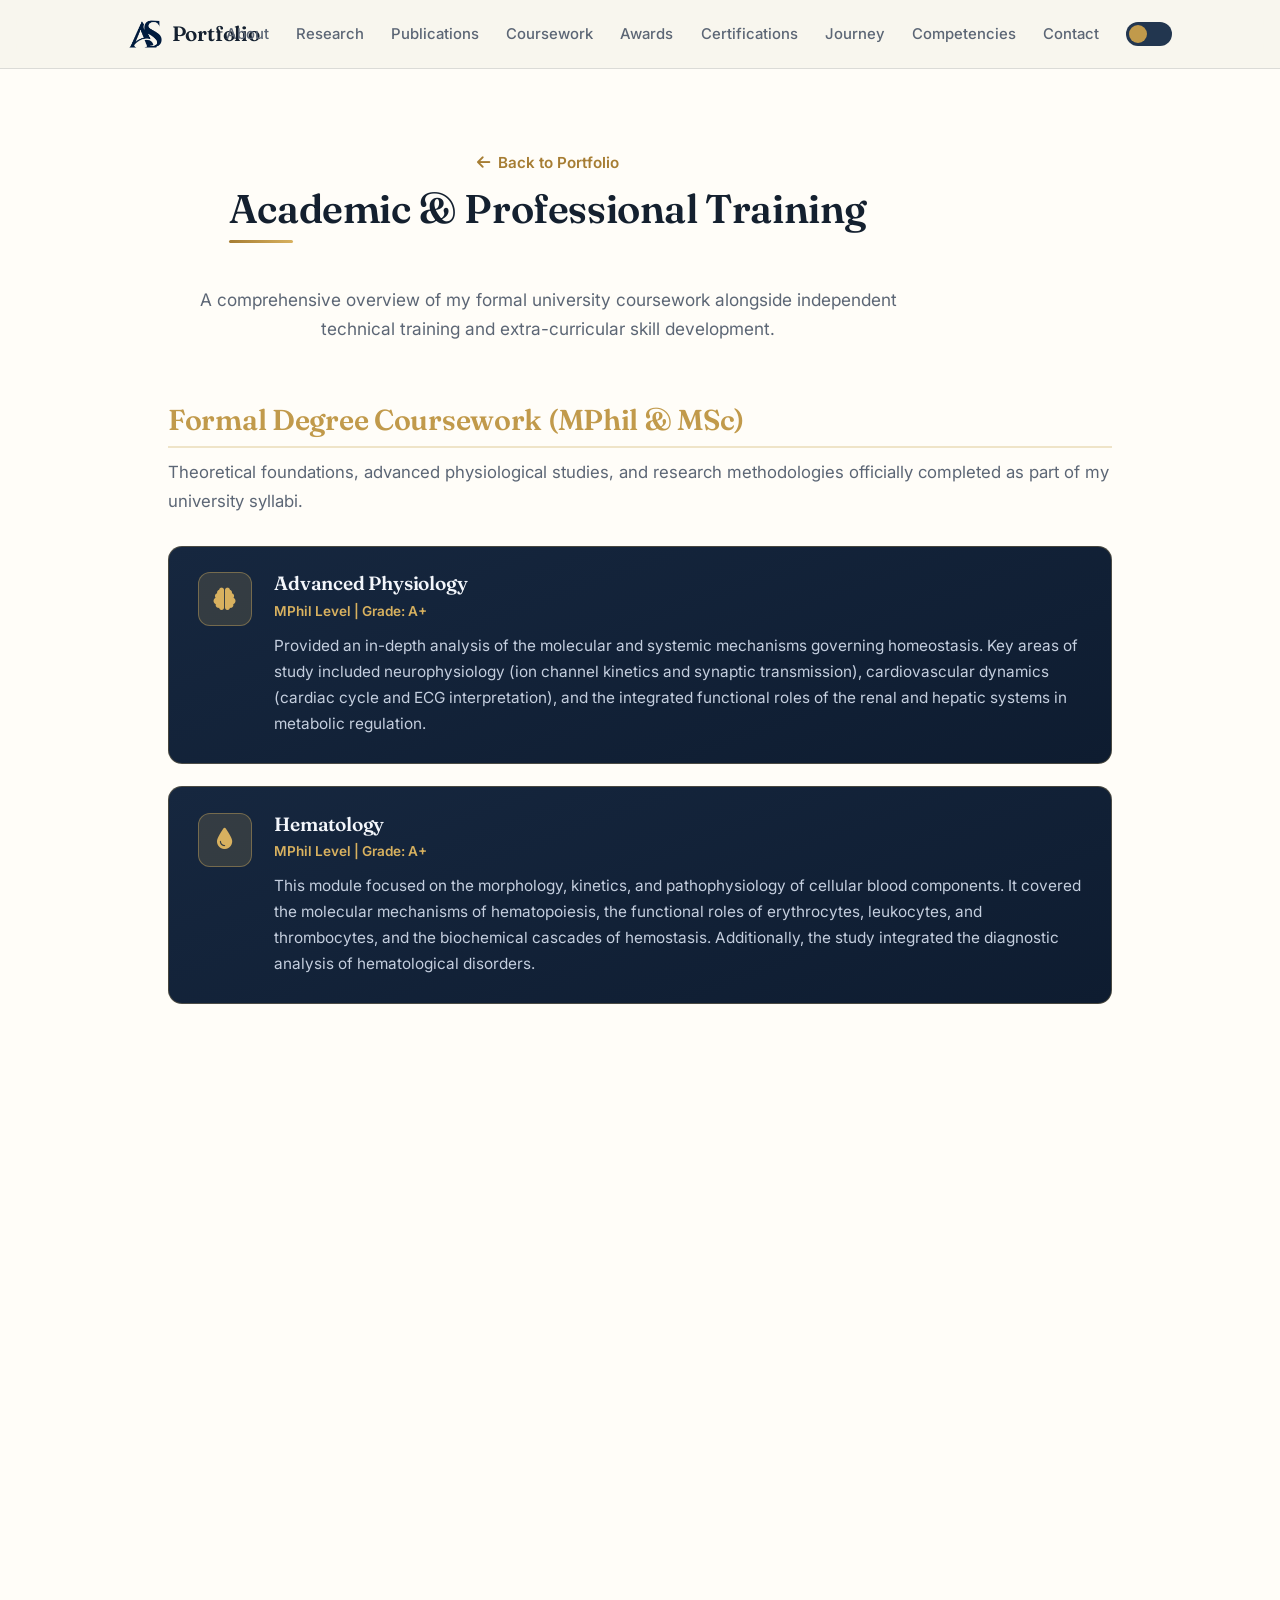
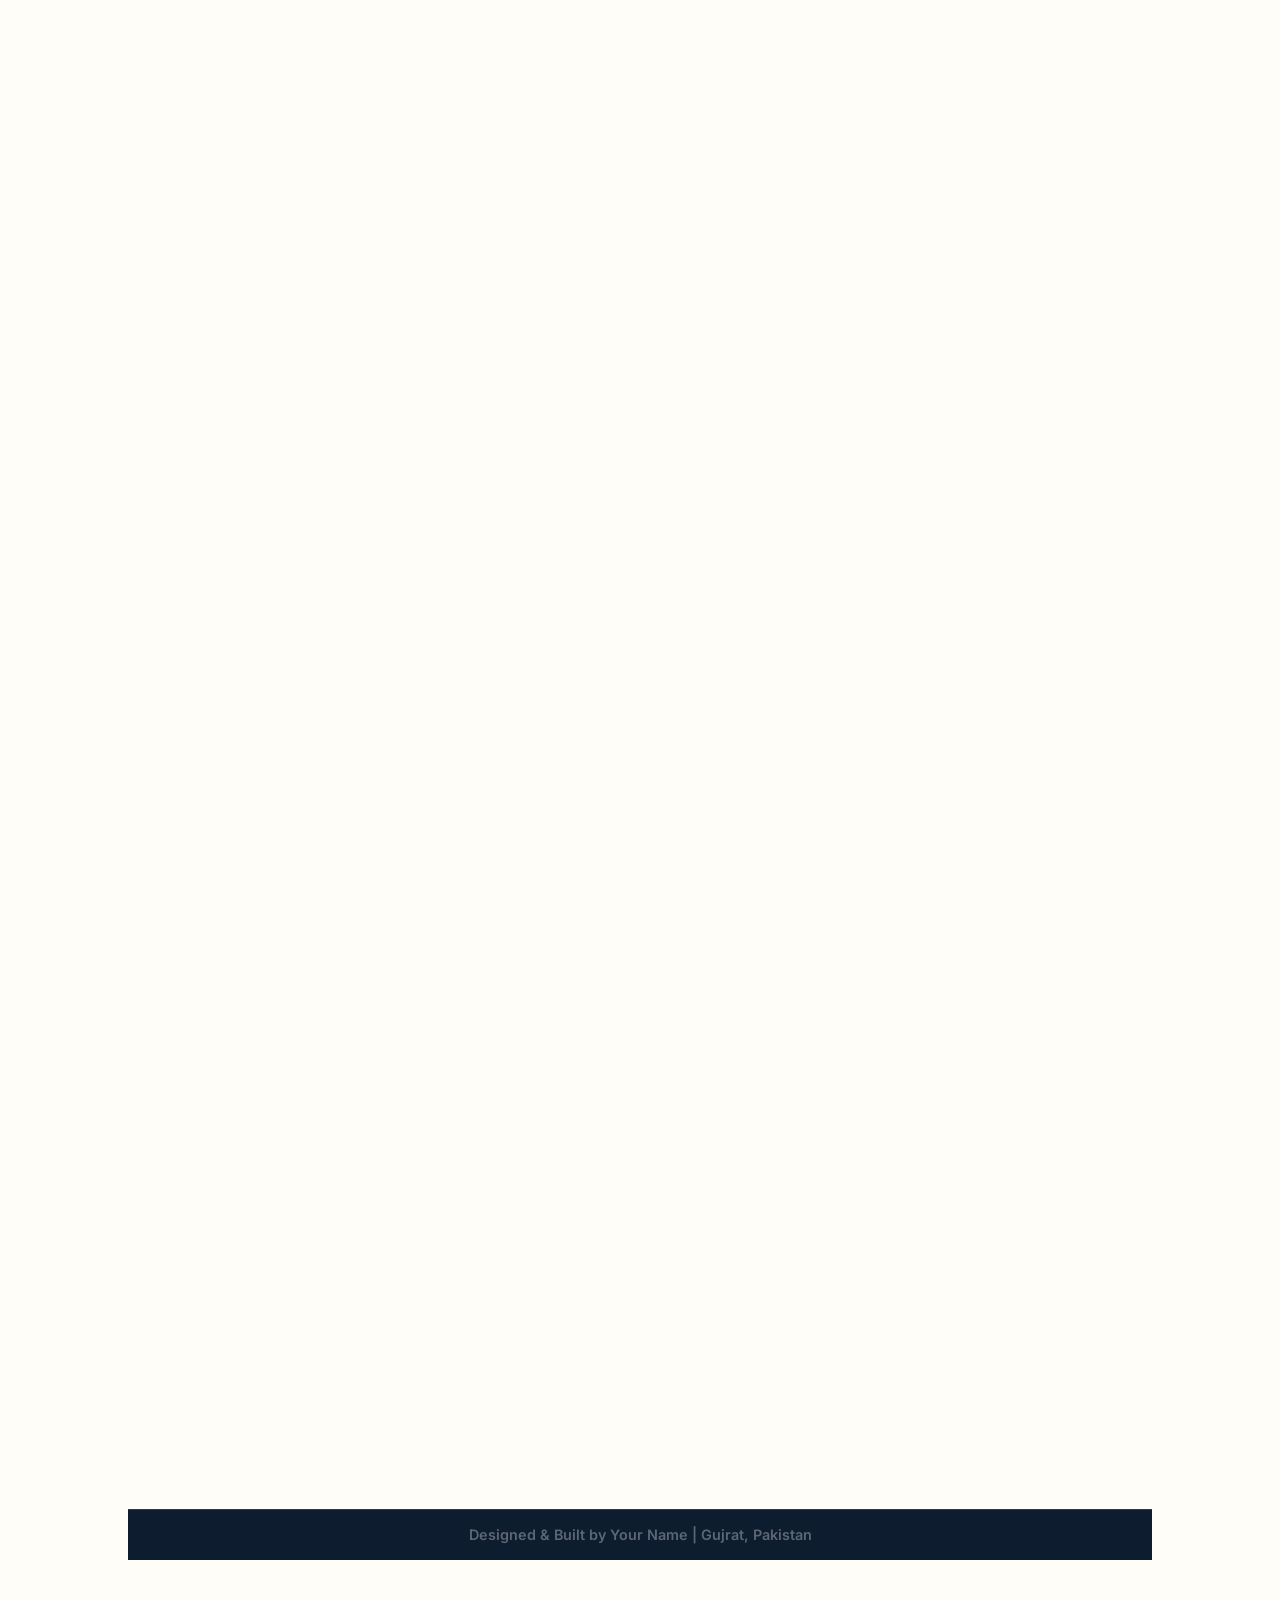
<file: courses.html>
<!DOCTYPE html>
<html lang="en">
<head>
    <meta charset="UTF-8">
    <meta name="viewport" content="width=device-width, initial-scale=1.0">
    <title>Academic & Technical Training | Biological Research</title>
        <meta name="description" content="Academic and technical training of Ayesha Saddiqa — MPhil/MSc coursework in physiology, hematology, proteomics, biostatistics, and independent Python and scientific-design training.">
    <link rel="icon" type="image/png" href="AS Portfolio Logo.png">
    <link rel="stylesheet" href="style.css">
    <link rel="stylesheet" href="https://cdnjs.cloudflare.com/ajax/libs/font-awesome/6.0.0/css/all.min.css">

    <script async src="https://www.googletagmanager.com/gtag/js?id=G-ZJ6YD9QHBM"></script>
    <script async src="https://www.googletagmanager.com/gtag/js?id=G-ZJ6YD9QHBM"></script>
    <script>
        window.dataLayer = window.dataLayer || [];
        function gtag(){dataLayer.push(arguments);}
        gtag('js', new Date());
        
        gtag('config', 'G-ZJ6YD9QHBM');
    </script>

</head>
<body>

    <div class="scroll-progress-container"><div class="scroll-progress-bar" id="myBar"></div></div>

    <header>
        <nav aria-label="Main Navigation">
            <a href="index.html" class="logo">
    <img src="AS Portfolio Logo.png" alt="Logo" class="nav-logo-icon">
    Portfolio
</a>
            <button class="hamburger" id="hamburger" aria-label="Toggle menu" aria-expanded="false"><i class="fas fa-bars"></i></button>
            <ul id="nav-links">
                <li><a href="index.html#about">About</a></li>
                <li><a href="index.html#projects">Research</a></li>
                <li><a href="index.html#publications">Publications</a></li>
                <li><a href="index.html#courses">Coursework</a></li>
                <li><a href="index.html#awards">Awards</a></li>
                <li><a href="index.html#certifications">Certifications</a></li>
                <li><a href="index.html#journey">Journey</a></li>
                <li><a href="index.html#skills">Competencies</a></li>
                <li><a href="index.html#contact">Contact</a></li>
                <li class="theme-switch-wrapper"><label class="theme-switch" for="checkbox"><input type="checkbox" id="checkbox" /><div class="slider round"></div></label></li>
            </ul>
        </nav>
    </header>

    <main>
        <section id="courses-page-main" class="courses-page-section" style="max-width: 1200px; padding-top: 150px; margin: 0 auto;">
            
            <div class="courses-header fade-up" style="display: flex; flex-direction: column; align-items: center; text-align: center; margin-bottom: 60px;">
                <a href="index1.html#courses" class="back-btn"><i class="fas fa-arrow-left"></i> Back to Portfolio</a>
                <h2 style="font-size: 2.5rem; margin-top: 10px;">Academic & Professional Training</h2>
                <p style="color: var(--text-muted); max-width: 700px; margin: 0 auto;">A comprehensive overview of my formal university coursework alongside independent technical training and extra-curricular skill development.</p>
            </div>

            <div id="featured-course-area" style="margin-bottom: 60px;"></div>

            <div id="all-courses-container" style="display: flex; flex-direction: column;">

                <div id="acad-section" style="margin-bottom: 80px;">
                    <h3 class="fade-up" style="color: var(--primary); margin-bottom: 10px; font-size: 1.8rem; border-bottom: 2px solid var(--primary-light); padding-bottom: 10px;">Formal Degree Coursework (MPhil & MSc)</h3>
                    <p class="fade-up" style="color: var(--text-muted); margin-bottom: 30px; font-size: 1.05rem;">Theoretical foundations, advanced physiological studies, and research methodologies officially completed as part of my university syllabi.</p>
                    
                    <div class="course-modern-grid">
                        <div class="course-block fade-up" id="course-acad1">
                            <div class="course-icon"><i class="fas fa-brain"></i></div>
                            <div class="course-text">
                                <h3>Advanced Physiology</h3>
                                <span class="course-meta">MPhil Level | Grade: A+</span>
                                <p>Provided an in-depth analysis of the molecular and systemic mechanisms governing homeostasis. Key areas of study included neurophysiology (ion channel kinetics and synaptic transmission), cardiovascular dynamics (cardiac cycle and ECG interpretation), and the integrated functional roles of the renal and hepatic systems in metabolic regulation.</p>
                            </div>
                        </div>

                        <div class="course-block fade-up" id="course-acad2">
                            <div class="course-icon"><i class="fas fa-droplet"></i></div>
                            <div class="course-text">
                                <h3>Hematology</h3>
                                <span class="course-meta">MPhil Level | Grade: A+</span>
                                <p>This module focused on the morphology, kinetics, and pathophysiology of cellular blood components. It covered the molecular mechanisms of hematopoiesis, the functional roles of erythrocytes, leukocytes, and thrombocytes, and the biochemical cascades of hemostasis. Additionally, the study integrated the diagnostic analysis of hematological disorders.</p>
                            </div>
                        </div>

                        <div class="course-block fade-up" id="course-acad3">
                            <div class="course-icon"><i class="fas fa-wave-square"></i></div>
                            <div class="course-text">
                                <h3>Proteomics</h3>
                                <span class="course-meta">MPhil Level | Grade: A+</span>
                                <p>Examined the large-scale study of proteomes, focusing on protein structure, function, and expression. It covered high-throughput analytical techniques, including Mass Spectrometry (MS), SDS-PAGE, and 2D-Gel Electrophoresis. Key topics included post-translational modifications, protein-protein interactions, and the application of bioinformatics to map complex signaling pathways and identify functional biomarkers.</p>
                            </div>
                        </div>

                        <div class="course-block fade-up" id="course-acad4">
                            <div class="course-icon"><i class="fas fa-leaf"></i></div>
                            <div class="course-text">
                                <h3>Environmental Sciences</h3>
                                <span class="course-meta">MPhil Level | Grade: A</span>
                                <p>Detailed exploration of ecosystem dynamics, biogeochemical cycling, and environmental toxicology. This course provided a comprehensive understanding of biodiversity conservation and the physiological impact of anthropogenic stressors. Through this curriculum, I mastered the analytical frameworks required to assess ecological health and mitigate environmental pollutants.</p>
                            </div>
                        </div>

                        <div class="course-block fade-up" id="course-acad5">
                            <div class="course-icon"><i class="fas fa-chart-bar"></i></div>
                            <div class="course-text">
                                <h3>Basic & Applied Biostatistics</h3>
                                <span class="course-meta">MSc & MPhil Level | Grade: A</span>
                                <p>Detailed exploration of experimental design and hypothesis testing within biological research. This course provided a comprehensive understanding of Two-Way ANOVA, Mixed Models, and regression analysis. Through this curriculum, I mastered the application of SPSS to ensure statistical rigor in animal & human physiology datasets.</p>
                            </div>
                        </div>

                        <div class="course-block fade-up" id="course-acad6">
                            <div class="course-icon"><i class="fas fa-atom"></i></div>
                            <div class="course-text">
                                <h3>Cell & Molecular Biology</h3>
                                <span class="course-meta">MSc Level | Grade: A+</span>
                                <p>Detailed exploration of cellular architecture and molecular signaling pathways. This course provided a comprehensive understanding of DNA replication, transcription, translation, and the regulation of gene expression. Through this curriculum, I mastered the fundamental mechanisms of signal transduction, the cell cycle, and the molecular basis of inheritance and cellular differentiation.</p>
                            </div>
                        </div>

                        <div class="course-block fade-up" id="course-acad7">
                            <div class="course-icon"><i class="fas fa-bacterium"></i></div>
                            <div class="course-text">
                                <h3>Microbiology</h3>
                                <span class="course-meta">MSc Level | Grade: A+</span>
                                <p>In-depth analysis of microbial taxonomy, physiology, and pathogenesis. This curriculum offered a rigorous study of bacterial genetics, virology, and immunology. Through these modules, I refined my expertise in aseptic techniques and metabolic pathways, focusing on their roles in infectious disease and biotechnology.</p>
                            </div>
                        </div>

                        <div class="course-block fade-up" id="course-acad8">
                            <div class="course-icon"><i class="fas fa-bug"></i></div>
                            <div class="course-text">
                                <h3>Applied Entomology</h3>
                                <span class="course-meta">MSc Level | Grade: A</span>
                                <p>Advanced synthesis of insect biology, ecological impact, and pest management strategies. This curriculum provided a foundational mastery of Integrated Pest Management (IPM), biological control, and the physiological mechanisms of insecticide resistance. Through these modules, I cultivated specialized proficiency in taxonomic identification and the strategic application of entomological principles to agricultural and public health challenges.</p>
                            </div>
                        </div>
                    </div>
                </div>

                <div id="tech-section" style="margin-bottom: 80px;">
                    <h3 class="fade-up" style="color: var(--primary); margin-bottom: 10px; font-size: 1.8rem; border-bottom: 2px solid var(--primary-light); padding-bottom: 10px;">Independent Technical Training & Side Courses</h3>
                    <p class="fade-up" style="color: var(--text-muted); margin-bottom: 30px; font-size: 1.05rem;">Practical competencies, computational skills, and software proficiency acquired outside the standard academic curriculum to enhance my independent research capabilities.</p>
                    
                    <div class="course-modern-grid">
                        <div class="course-block fade-up" id="course-tech1">
                            <div class="course-icon"><i class="fab fa-python"></i></div>
                            <div class="course-text">
                                <h3>Python Programming & Artificial Intelligence</h3>
                                <span class="course-meta">Hunarmand Punjab, Punjab University, Lahore | Year: 2026</span>
                                <p>Currently enrolled in an intensive certifications focused on Python programming and applied artificial intelligence. The curriculums cover core coding fundamentals, advanced data structures, and machine learning algorithms, equipping me with the necessary computational tools to process large-scale datasets and transition effectively into high-level dry lab environments.</p>
                            </div>
                        </div>

                        <div class="course-block fade-up" id="course-tech2">
                            <div class="course-icon"><i class="fas fa-biohazard"></i></div>
                            <div class="course-text">
                                <h3>Training on Bio-risk Management</h3>
                                <span class="course-meta">University of Gujrat | Year: 2023</span>
                                <p>Technical evaluation of laboratory biosafety and biosecurity protocols within research environments. This curriculum provided a strategic overview of risk assessment methodologies, containment levels (BSL-1 to BSL-4), and the mitigation of biological hazards. Through these modules, I acquired advanced competency in the implementation of standard operating procedures (SOPs), waste management, and the ethical frameworks required to prevent the accidental or intentional release of pathogens.</p>
                            </div>
                        </div>

                        <div class="course-block fade-up" id="course-tech3">
                                <div class="course-icon"><i class="fas fa-palette"></i></div>
                            <div class="course-text">
                                <h3>Graphic Designing</h3>
                                <span class="course-meta">Infotech Institute of Computer Education | Year: 2021</span>
                                <p>Mastered modern design principles and digital tools to translate complex biological data into professional, high-impact scientific posters and graphical abstracts.</p>
                            </div>
                        </div>

                        <div class="course-block fade-up" id="course-tech4">
                            <div class="course-icon"><i class="fas fa-virus-slash"></i></div>
                            <div class="course-text">
                                <h3>Let's Break the Chain of COVID-19 Infection</h3>
                                <span class="course-meta">Mohammed Bin Rasshid University of Medicine and Health Sciences | Year: 2020</span>
                                <p>Technical appraisal of SARS-CoV-2 transmission dynamics and containment strategies. This course provided a strategic overview of zoonotic spillover, diagnostic protocols (RT-PCR), and vaccine development. Through these modules, I solidified expertise in epidemiological modeling and the implementation of public health measures to mitigate global viral outbreaks.</p>
                            </div>
                        </div>
                                
                        <div class="course-block fade-up" id="course-tech5">
                            <div class="course-icon"><i class="fas fa-baby"></i></div>
                            <div class="course-text">
                                <h3>Nutrition Across the Preterm Spectrum: Prevention, Care, and Feeding Management</h3>
                                <span class="course-meta">Nestlé Nutrition Institute (NNI) &amp; Wyeth Nutrition Science Center, Istanbul | 09–11 Sep 2026</span>
                                <p>A three-day international programme on evidence-based nutritional management across the preterm spectrum. The training covered prevention of nutritional deficits in premature infants, clinical care pathways, and practical feeding-management strategies — bridging neonatal physiology with applied clinical nutrition.</p>
                            </div>
                        </div>
                        
                        <div class="course-block fade-up" id="course-tech6">
                            <div class="course-icon"><i class="fas fa-diagram-project"></i></div>
                            <div class="course-text">
                                <h3>Molecular Docking Workshop</h3>
                                <span class="course-meta">SKI PLUS International | 29–30 Aug 2026</span>
                                <p>Hands-on training in molecular docking for predicting ligand–protein binding interactions. The workshop covered protein and ligand structure preparation, running docking simulations, and interpreting binding affinities and interaction poses — building directly toward structure-based drug discovery and virtual screening.</p>
                            </div>
                        </div>
                        
                        <div class="course-block fade-up" id="course-tech7">
                            <div class="course-icon"><i class="fas fa-laptop-code"></i></div>
                            <div class="course-text">
                                <h3>Bioinformatics Workshop</h3>
                                <span class="course-meta">SKI PLUS International | 19–20 Aug 2026</span>
                                <p>Foundational bioinformatics training covering sequence retrieval and alignment, biological database mining, and the analysis of molecular data using standard open-source tools — connecting wet-lab research with the computational analysis of genomic and molecular datasets.</p>
                            </div>
                        </div>
                        
                        <div class="course-block fade-up" id="course-tech8">
                            <div class="course-icon"><i class="fas fa-align-left"></i></div>
                            <div class="course-text">
                                <h3>Sanger DNA Sequencing Data Analysis Bootcamp: Learn, Analyze &amp; Interpret</h3>
                                <span class="course-meta">Center for Scientific Approaches, Pakistan | 15–30 Aug 2026</span>
                                <p>An intensive bootcamp on Sanger sequencing analysis — quality-checking and reading chromatograms, base calling, contig assembly, and interpreting sequences for variant detection and downstream molecular applications.</p>
                            </div>
                        </div>
                    </div>
                </div>

            </div> 
        </section>
        
        <section id="contact" style="padding: 40px 10%; margin-top: 20px; text-align: center;">
            <p class="footer-credit" style="color: var(--text-muted); font-weight: 600;">Designed & Built by Your Name | Gujrat, Pakistan</p>
        </section>
    </main>

    <button id="scrollToTopBtn" aria-label="Scroll to top of page" title="Go to top"><i class="fas fa-chevron-up"></i></button>
    <script src="script.js"></script>
</body>
</html>
</file>
<file: style.css>
/* ============================================================
   AYESHA SADDIQA — Portfolio  ·  Deep Navy + Gold (Professional)
   Full drop-in replacement for style.css
   Styles the existing HTML — no markup changes needed.
   ============================================================ */

@import url('https://fonts.googleapis.com/css2?family=Fraunces:ital,opsz,wght@0,9..144,400;0,9..144,500;0,9..144,600;1,9..144,400;1,9..144,500&family=Inter:wght@300;400;500;600;700;800&display=swap');

:root {
   --gold: #c9a24b;
    /* accent + core (names kept so inline var(--primary) etc. keep working) */
    --primary: #c19a4b;          /* gold accent */
    --primary-light: #efe4c8;    /* pale gold */
    --gold-soft: #d8b15f;
    --gold-deep: #a67d33;

    --navy: #0e1c30;
    --navy-700: #16273f;
    --navy-500: #22364f;

    --bg-light: #f3eee2;         /* cream section background */
    --white: #fffdf8;            /* paper / card background */
    --dark: #14202f;             /* primary text + headings (inverts in dark mode) */
    --text-muted: #5c6675;
    --glass-bg: rgba(247, 244, 236, 0.82);
    --border: rgba(14, 28, 48, 0.12);

    --shadow-soft: 0 12px 34px -18px rgba(14, 28, 48, 0.30);
    --shadow-hover: 0 26px 60px -24px rgba(14, 28, 48, 0.45);

    --transition-snappy: all 0.22s cubic-bezier(0.22, 1, 0.36, 1);
    --transition-smooth: all 0.45s cubic-bezier(0.22, 1, 0.36, 1);

    --font-body: 'Inter', system-ui, -apple-system, sans-serif;
    --font-heading: 'Fraunces', Georgia, serif;

    --radius: 14px;
    --radius-lg: 18px;
}

body.dark-mode {
    --bg-light: #0a1421;
    --white: #12233b;
    --dark: #eef2f8;
    --text-muted: #9fb2c8;
    --glass-bg: rgba(10, 20, 33, 0.82);
    --border: rgba(216, 177, 95, 0.18);
    --shadow-soft: 0 16px 40px -20px rgba(0, 0, 0, 0.65);
    --shadow-hover: 0 30px 70px -26px rgba(0, 0, 0, 0.8);
}

/* ---------- base ---------- */
* { margin: 0; padding: 0; box-sizing: border-box; }
html { scroll-behavior: smooth; font-size: 16px; -webkit-text-size-adjust: 100%; }
body {
    font-family: var(--font-body);
    background-color: var(--white);
    color: var(--dark);
    line-height: 1.7;
    overflow-x: hidden;
    transition: background-color var(--transition-smooth), color var(--transition-smooth);
    -webkit-font-smoothing: antialiased;
}
section { padding: 6.5rem 10%; position: relative; }
img { max-width: 100%; display: block; }
a { text-decoration: none; color: inherit; }
ul { list-style: none; }
::selection { background: var(--primary); color: #fff; }
:focus-visible { outline: 2px solid var(--primary); outline-offset: 3px; border-radius: 4px; }

h1, h2, h3, h4, h5, h6, .logo, .bold-name, .static-text {
    font-family: var(--font-heading);
    color: var(--dark);
    font-weight: 600;
    line-height: 1.15;
    letter-spacing: -0.01em;
}
h2 {
    font-size: clamp(2rem, 4vw, 3rem);
    margin-bottom: 2.6rem;
    position: relative;
    display: inline-block;
    padding-bottom: 0.7rem;
}
h2::after {
    content: ""; position: absolute; left: 0; bottom: 0;
    width: 64px; height: 3px; border-radius: 3px;
    background: linear-gradient(90deg, var(--gold-deep), var(--gold-soft));
}

/* section background alternation */
#about, #publications, #awards, #contact { background-color: var(--white); }
#projects, #courses, #certifications, #journey, #skills { background-color: var(--bg-light); }

/* ---------- scroll progress ---------- */
.scroll-progress-container { width: 100%; height: 4px; background: transparent; position: fixed; top: 0; z-index: 2000; }
.scroll-progress-bar { height: 4px; width: 0%; background: linear-gradient(90deg, var(--gold-deep), var(--gold-soft)); }

/* ---------- tech marquee (always navy) ---------- */
.tech-marquee-wrapper { overflow: hidden; background: var(--navy); color: #fff; padding: 1.3rem 0; display: flex; white-space: nowrap; position: relative; border-block: 1px solid rgba(216,177,95,0.22); }
.tech-marquee-wrapper::before, .tech-marquee-wrapper::after { content: ""; position: absolute; top: 0; bottom: 0; width: 120px; z-index: 2; pointer-events: none; }
.tech-marquee-wrapper::before { left: 0; background: linear-gradient(90deg, var(--navy), transparent); }
.tech-marquee-wrapper::after { right: 0; background: linear-gradient(-90deg, var(--navy), transparent); }
.tech-marquee { display: inline-block; animation: marqueeScroll 55s linear infinite; }
.tech-marquee:hover { animation-play-state: paused; }
.tech-marquee span { font-size: 1rem; font-weight: 500; margin: 0 1.7rem; display: inline-flex; align-items: center; gap: 0.6rem; color: #cdd6e4; }
.tech-marquee span i { color: var(--gold-soft); }
@keyframes marqueeScroll { to { transform: translateX(-50%); } }

/* ---------- nav / header ---------- */
header { position: fixed; top: 0; left: 0; width: 100%; z-index: 1000; background: var(--glass-bg); backdrop-filter: blur(14px) saturate(1.3); border-bottom: 1px solid var(--border); transition: var(--transition-snappy); }
nav { display: flex; align-items: center; justify-content: space-between; padding: 1.05rem 10%; transition: var(--transition-snappy); }
header.scrolled nav { padding-top: 0.7rem; padding-bottom: 0.7rem; }
.logo { display: flex; align-items: center; gap: 0.6rem; font-size: 1.3rem; font-weight: 600; color: var(--dark); }
.nav-logo-icon { width: 34px; height: 34px; border-radius: 8px; object-fit: cover; }
nav ul { display: flex; align-items: center; gap: 1.7rem; }
nav ul li a { font-size: 0.93rem; font-weight: 500; color: var(--text-muted); position: relative; padding: 0.2rem 0; transition: color var(--transition-snappy); }
nav ul li a::after { content: ""; position: absolute; left: 0; bottom: -3px; height: 2px; width: 0; background: var(--primary); transition: width var(--transition-snappy); }
nav ul li a:hover { color: var(--dark); }
nav ul li a:hover::after { width: 100%; }
.hamburger { display: none; background: none; border: 0; color: var(--dark); font-size: 1.4rem; cursor: pointer; }
.hamburger:hover { color: var(--primary); }

@media (max-width: 950px) {
    .hamburger { display: block; z-index: 1002; }
    nav ul {
        position: fixed; top: 0; right: -100%; height: 100vh; width: min(80%, 330px);
        background: var(--white); border-left: 1px solid var(--border);
        flex-direction: column; align-items: flex-start; justify-content: center;
        gap: 1.5rem; padding: 2rem 2.4rem; transition: right var(--transition-smooth); z-index: 1001;
        box-shadow: -20px 0 60px -30px rgba(0,0,0,0.5);
    }
    nav ul.active { right: 0; }
    .theme-switch-wrapper { margin-top: 0.5rem; }
}

/* ---------- buttons ---------- */
.btn-outline {
    display: inline-flex; align-items: center; gap: 0.55rem;
    background: transparent; color: var(--dark);
    border: 1.5px solid var(--border); border-radius: 999px;
    padding: 0.75rem 1.5rem; font-family: var(--font-body); font-weight: 600; font-size: 0.9rem;
    cursor: pointer; transition: var(--transition-snappy);
}
.btn-outline:hover { border-color: var(--primary); color: var(--gold-deep); transform: translateY(-2px); }
body.dark-mode .btn-outline:hover { color: var(--gold-soft); }

.back-btn { display: inline-flex; align-items: center; gap: 0.5rem; color: var(--gold-deep); font-weight: 600; font-size: 0.95rem; transition: var(--transition-snappy); }
.back-btn:hover { gap: 0.85rem; }
body.dark-mode .back-btn { color: var(--gold-soft); }
body.dark-mode .back-btn:hover { color: var(--gold-soft); }

/* ---------- reveal ---------- */
.fade-up { opacity: 0; transform: translateY(28px); transition: opacity 0.7s cubic-bezier(0.22,1,0.36,1), transform 0.7s cubic-bezier(0.22,1,0.36,1); }
.fade-up.show { opacity: 1; transform: translateY(0); }

/* ---------- hero (always navy) ---------- */
#hero {
    padding: 0; min-height: 100vh; display: flex; align-items: center; position: relative; overflow: hidden;
    background:
        radial-gradient(1100px 520px at 78% 15%, rgba(193,154,75,0.16), transparent 60%),
        radial-gradient(760px 480px at 10% 92%, rgba(193,154,75,0.08), transparent 55%),
        linear-gradient(160deg, #0b1728 0%, var(--navy) 55%, #0a1626 100%);
    color: #eef2f8;
}
.hero-bg-theme { position: absolute; inset: 0; background-image: radial-gradient(rgba(255,255,255,0.05) 1px, transparent 1px); background-size: 26px 26px; opacity: 0.5; mask-image: linear-gradient(to bottom, #000, transparent 85%); pointer-events: none; }
.hero-container { width: 100%; max-width: 1200px; margin: 0 auto; padding: 8rem 10% 5rem; display: grid; grid-template-columns: 1.05fr 0.95fr; gap: 3.5rem; align-items: center; position: relative; z-index: 2; }
.hero-text-area { min-width: 0; }
.hello-name { font-family: var(--font-body); font-weight: 500; font-size: 1.05rem; color: var(--gold-soft); margin-bottom: 1.1rem; }
.bold-name { color: #fff; }
.wave { display: inline-block; animation: wave-animation 2.4s ease-in-out infinite; transform-origin: 70% 70%; }
@keyframes wave-animation { 0%,60%,100%{transform:rotate(0)} 10%{transform:rotate(14deg)} 20%{transform:rotate(-8deg)} 30%{transform:rotate(14deg)} 40%{transform:rotate(-4deg)} }
.static-text { color: #fff; font-size: clamp(2.6rem, 6vw, 4.4rem); font-weight: 500; display: block; }
.text-slider { position: relative; display: inline-block; height: 1.15em; vertical-align: bottom; }
.dynamic-text { position: absolute; left: 0; top: 0; white-space: nowrap; color: var(--gold-soft); font-style: italic; opacity: 0; transform: translateY(16px); transition: opacity 0.6s, transform 0.6s; }
.dynamic-text.active { opacity: 1; transform: translateY(0); }
.phd-status { display: inline-flex; align-items: center; gap: 0.55rem; margin-top: 1.6rem; font-size: 0.9rem; color: #c4cede; }
.green-dot { width: 9px; height: 9px; border-radius: 50%; background: #57d38c; box-shadow: 0 0 0 0 rgba(87,211,140,0.6); animation: pulse-green 2s infinite; }
@keyframes pulse-green { 70%{box-shadow:0 0 0 8px rgba(87,211,140,0)} 100%{box-shadow:0 0 0 0 rgba(87,211,140,0)} }

.hero-image-area { position: relative; justify-self: center; }
.hero-image-area::before { content: ""; position: absolute; inset: 18px -18px -18px 18px; border: 1.5px solid var(--primary); border-radius: 200px 200px 20px 20px; z-index: 0; opacity: 0.55; }
body.dark-mode .hero-image-area::before { opacity: 0.7; }
.image-slider { position: relative; width: min(360px, 74vw); aspect-ratio: 4/5; border-radius: 200px 200px 20px 20px; overflow: hidden; border: 1px solid rgba(216,177,95,0.5); box-shadow: 0 40px 80px -30px rgba(0,0,0,0.7); z-index: 1; }
.slide-img { position: absolute; inset: 0; width: 100%; height: 100%; object-fit: cover; opacity: 0; transition: opacity 1s ease; }
.slide1-el, .slide2-el { }
.slide1-el.active, .slide2-el.active { opacity: 1; }

@media (max-width: 900px) {
    .hero-container { grid-template-columns: 1fr; text-align: center; gap: 2.5rem; padding-top: 7rem; }
    .hero-image-area { order: -1; }
    .phd-status { justify-content: center; }
}

/* ---------- about ---------- */
.about-content p, #about p { font-size: 1.15rem; line-height: 1.85; max-width: 860px; color: var(--dark); }

/* ---------- cards / projects ---------- */
.card-grid { display: grid; grid-template-columns: repeat(auto-fill, minmax(320px, 1fr)); gap: 1.8rem; }
.card { background: var(--white); border: 1px solid var(--border); border-radius: var(--radius); overflow: hidden; display: flex; flex-direction: column; transition: transform var(--transition-snappy), box-shadow var(--transition-snappy), border-color var(--transition-snappy); }
.card:hover { transform: translateY(-6px); box-shadow: var(--shadow-hover); border-color: color-mix(in srgb, var(--primary) 55%, transparent); }
.card-link-wrapper { display: flex; flex-direction: column; height: 100%; }
.card img, .card-img { width: 100%; aspect-ratio: 16/10; object-fit: cover; }
.card-info { padding: 1.5rem 1.6rem 1.7rem; display: flex; flex-direction: column; gap: 0.9rem; flex: 1; }
.card-info h3 { font-size: 1.14rem; font-weight: 600; line-height: 1.3; }
.card-info p { color: var(--text-muted); font-size: 0.95rem; }
.read-more { color: var(--gold-deep); font-weight: 600; font-size: 0.9rem; margin-top: auto; display: inline-flex; align-items: center; gap: 0.4rem; transition: gap var(--transition-snappy); }
body.dark-mode .read-more { color: var(--gold-soft); }
.card:hover .read-more { gap: 0.7rem; }

/* publications */
.pub-card { padding: 1.9rem 1.8rem; gap: 0.9rem; }
.pub-card h3 { font-size: 1.1rem; line-height: 1.35; }
.pub-card p { color: var(--text-muted); font-size: 0.95rem; }
.status-badge { align-self: flex-start; display: inline-block; margin-top: 0.6rem; font-size: 0.72rem; font-weight: 700; letter-spacing: 0.03em; color: #1a1204; background: linear-gradient(120deg, var(--gold), var(--gold-soft)); padding: 0.32rem 0.85rem; border-radius: 999px; }
.status-badge.pending { background: transparent; color: var(--gold-deep); border: 1px solid var(--primary); }
body.dark-mode .status-badge.pending { color: var(--gold-soft); }
.cite-btn { align-self: flex-start; }

/* status pills on cards */
.status-wrapper { display: flex; flex-wrap: wrap; gap: 0.5rem; }
.project-status-highlight { font-family: var(--font-body); font-size: 0.73rem; font-weight: 600; letter-spacing: 0.02em; padding: 0.35rem 0.75rem; border-radius: 999px; background: color-mix(in srgb, var(--primary) 15%, transparent); color: var(--gold-deep); border: 1px solid color-mix(in srgb, var(--primary) 38%, transparent); }
.project-status-highlight.pending-highlight { background: color-mix(in srgb, var(--primary) 15%, transparent); color: var(--gold-deep); }
.project-status-highlight.completed-highlight { background: color-mix(in srgb, #3fae7a 16%, transparent); color: #2e8b5e; border-color: color-mix(in srgb, #3fae7a 40%, transparent); }
body.dark-mode .project-status-highlight.pending-highlight { color: var(--gold-soft); }
body.dark-mode .project-status-highlight.completed-highlight { color: #6fd6a2; }

/* ---------- coursework (home) ---------- */
.homepage-courses-wrapper { display: grid; grid-template-columns: 1fr 1fr; gap: 2.2rem; }
.course-column { background: var(--white); border: 1px solid var(--border); border-radius: var(--radius); padding: 1.8rem; transition: var(--transition-snappy); }
.course-column:hover { box-shadow: var(--shadow-soft); }
.column-title { font-size: 1.2rem; margin-bottom: 1.2rem; padding-bottom: 0.9rem; border-bottom: 1px solid var(--border); }
.mini-course-row { display: flex; align-items: flex-start; gap: 1rem; padding: 0.8rem 0.6rem; border-radius: 10px; transition: background var(--transition-snappy); }
.mini-course-row:hover { background: color-mix(in srgb, var(--primary) 9%, transparent); }
.mini-course-row i { color: var(--gold-deep); font-size: 1.1rem; width: 26px; text-align: center; margin-top: 0.25rem; }
body.dark-mode .mini-course-row i { color: var(--gold-soft); }
.mini-course-row h4 { font-family: var(--font-body); font-weight: 600; font-size: 0.97rem; color: var(--dark); }
.mini-course-row p { font-size: 0.84rem; color: var(--text-muted); }

@media (max-width: 850px) { .homepage-courses-wrapper { grid-template-columns: 1fr; } }

/* ---------- AWARDS (modern diagonal) ---------- */
.awards-canvas { display: grid; grid-template-columns: 1fr 1fr; gap: 2.2rem; max-width: 980px; margin: 0 auto; }
.award-card { position: relative; background: var(--white); border: 1px solid var(--border); border-radius: var(--radius); overflow: hidden; display: flex; flex-direction: column; transition: transform var(--transition-snappy), box-shadow var(--transition-snappy), border-color var(--transition-snappy); }
.award-card:hover { transform: translateY(-8px); box-shadow: var(--shadow-hover); border-color: color-mix(in srgb, var(--primary) 45%, transparent); }
.award-card.corner-right { margin-top: 3.2rem; }
.award-card .award-img, .award-card .pending-award-img { width: 100%; aspect-ratio: 16/10; object-fit: cover; cursor: zoom-in; clip-path: polygon(0 0, 100% 0, 100% 84%, 0 100%); transition: clip-path var(--transition-smooth); }
.award-card:hover .award-img { clip-path: polygon(0 0, 100% 0, 100% 93%, 0 100%); }
.pending-award-img { display: grid; place-items: center; gap: 0.4rem; background: color-mix(in srgb, var(--primary) 12%, var(--white)); color: var(--gold-deep); }
.pending-award-img i { font-size: 2.2rem; }
.pending-award-img p { font-size: 0.85rem; font-family: var(--font-body); }
.award-text { padding: 0.5rem 1.7rem 1.7rem; position: relative; }
.award-text::before { content: "\f559"; font-family: "Font Awesome 6 Free"; font-weight: 900; position: absolute; top: -1.7rem; right: 1.4rem; width: 46px; height: 46px; display: grid; place-items: center; border-radius: 12px; background: linear-gradient(120deg, var(--gold), var(--gold-soft)); color: #1a1204; font-size: 1.15rem; box-shadow: 0 8px 20px -8px rgba(193,154,75,0.7); }
.award-text h3 { font-size: 1.2rem; margin-bottom: 0.3rem; }
.award-date { color: var(--gold-deep); font-weight: 600; font-size: 0.85rem; margin-bottom: 0.6rem; }
body.dark-mode .award-date { color: var(--gold-soft); }
.award-text p { color: var(--text-muted); font-size: 0.95rem; }

@media (max-width: 850px) {
    .awards-canvas { grid-template-columns: 1fr; }
    .award-card.corner-right { margin-top: 0; }
}

/* ---------- certifications ---------- */
.cert-modern-grid { display: grid; grid-template-columns: repeat(auto-fill, minmax(230px, 1fr)); gap: 1.3rem; }
.cert-card { position: relative; border-radius: var(--radius); overflow: hidden; aspect-ratio: 4/3; border: 1px solid var(--border); cursor: zoom-in; background: var(--white); }
.cert-card:hover { box-shadow: var(--shadow-hover); }
.cert-img { width: 100%; height: 100%; object-fit: cover; transition: transform var(--transition-smooth); }
.cert-card:hover .cert-img { transform: scale(1.06); }
.cert-overlay { position: absolute; inset: 0; background: linear-gradient(to top, rgba(10,20,33,0.92) 0%, rgba(10,20,33,0.35) 55%, transparent 100%); display: flex; align-items: flex-end; opacity: 0; transition: opacity var(--transition-snappy); }
.cert-card:hover .cert-overlay { opacity: 1; }
.cert-text { padding: 1.1rem; }
.cert-text h4 { font-family: var(--font-body); font-weight: 600; font-size: 0.9rem; color: #fff; line-height: 1.3; }
.cert-text p { font-size: 0.78rem; color: var(--gold-soft); margin-top: 0.25rem; }

@media (max-width: 850px) {
    .cert-modern-grid { grid-template-columns: 1fr 1fr; gap: 1rem; }
    .cert-card { aspect-ratio: 4/3; }
    .cert-overlay { opacity: 1; background: linear-gradient(to top, rgba(10,20,33,0.9) 0%, transparent 80%); }
}

/* ---------- modal ---------- */
.modal-overlay { display: none; position: fixed; inset: 0; z-index: 3000; background: rgba(8,15,26,0.92); padding: 4vh 4vw; }
.modal-overlay.show-modal { display: grid; place-items: center; }
.modal-content { max-width: 90vw; max-height: 82vh; object-fit: contain; border-radius: 10px; border: 1px solid rgba(216,177,95,0.4); animation: zoomIn 0.3s ease; }
@keyframes zoomIn { from { transform: scale(0.92); opacity: 0; } to { transform: scale(1); opacity: 1; } }
.close-modal { position: absolute; top: 1.2rem; right: 1.8rem; color: #fff; font-size: 2.4rem; cursor: pointer; line-height: 1; }
.close-modal:hover { color: var(--gold-soft); }
#modal-caption { color: var(--gold-soft); text-align: center; margin-top: 1rem; font-family: var(--font-heading); max-width: 700px; }

/* ---------- timeline ---------- */
.timeline { position: relative; max-width: 900px; margin: 0 auto; }
.timeline::before { content: ""; position: absolute; left: 50%; top: 0; bottom: 0; width: 2px; background: linear-gradient(var(--primary), color-mix(in srgb, var(--primary) 20%, transparent)); transform: translateX(-50%); }
.timeline-item { position: relative; width: 50%; padding: 0.6rem 2.6rem; margin-bottom: 1.4rem; }
.timeline-item.left { left: 0; text-align: right; }
.timeline-item.right { left: 50%; text-align: left; }
.timeline-dot { position: absolute; top: 1.3rem; width: 15px; height: 15px; border-radius: 50%; background: var(--primary); border: 3px solid var(--bg-light); box-shadow: 0 0 0 2px var(--primary); }
.timeline-item.left .timeline-dot { right: -8px; }
.timeline-item.right .timeline-dot { left: -8px; }
.timeline-date { font-family: var(--font-heading); color: var(--gold-deep); font-weight: 600; font-size: 0.95rem; margin-bottom: 0.35rem; }
body.dark-mode .timeline-date { color: var(--gold-soft); }
.timeline-content { background: var(--white); border: 1px solid var(--border); border-radius: var(--radius); padding: 1.2rem 1.35rem; display: inline-block; text-align: left; transition: border-color var(--transition-snappy), transform var(--transition-snappy); }
.timeline-content:hover { border-color: color-mix(in srgb, var(--primary) 50%, transparent); transform: translateY(-3px); }
.timeline-content h3 { font-size: 1.05rem; margin-bottom: 0.35rem; }
.timeline-item.left .timeline-date { }
.timeline-item.right .timeline-date { }

@media (max-width: 800px) {
    .timeline::before { left: 20px; }
    .timeline-item, .timeline-item.left, .timeline-item.right { width: 100%; left: 0; text-align: left; padding-left: 3.2rem; padding-right: 0.4rem; }
    .timeline-item.left .timeline-dot, .timeline-item.right .timeline-dot { left: 13px; right: auto; }
}

/* ---------- SKILLS / COMPETENCIES (percentage bars) ---------- */
.skills-container { display: grid; grid-template-columns: repeat(2, 1fr); gap: 1.9rem 3.2rem; max-width: 940px; margin: 0 auto; }
.full-width-skill { grid-column: 1 / -1; }
.skill-box { display: flex; flex-direction: column; gap: 0.65rem; }
.skill-info { display: flex; justify-content: space-between; align-items: center; }
.skill-name { font-size: 1.05rem; font-weight: 700; color: var(--dark); display: flex; align-items: center; gap: 0.6rem; font-family: var(--font-body); }
.skill-name i { color: var(--gold-deep); font-size: 1.15rem; }
body.dark-mode .skill-name i { color: var(--gold-soft); }
.skill-percent { font-weight: 700; color: var(--gold-deep); font-size: 1rem; }
body.dark-mode .skill-percent { color: var(--gold-soft); }
.skill-bar { width: 100%; height: 14px; background-color: color-mix(in srgb, var(--navy) 9%, var(--white)); border-radius: 999px; overflow: hidden; box-shadow: inset 0 2px 4px rgba(14,28,48,0.10); }
body.dark-mode .skill-bar { background-color: rgba(255,255,255,0.07); }
.skill-fill { height: 100%; width: 0; border-radius: 999px; background: linear-gradient(90deg, var(--gold-deep), var(--gold-soft)); transition: width 1.5s cubic-bezier(0.22, 1, 0.36, 1); }

@media (max-width: 800px) { .skills-container { grid-template-columns: 1fr; gap: 1.5rem; } }

/* ---------- contact ---------- */
.contact-subtext { max-width: 62ch; color: var(--text-muted); margin-bottom: 2.6rem; font-size: 1.05rem; }
.contact-container { display: grid; grid-template-columns: 0.9fr 1.1fr; gap: 2.2rem; align-items: stretch; }
.contact-info-box { background: linear-gradient(160deg, var(--navy), #0b1728); color: #eef2f8; border-radius: var(--radius-lg); padding: 2.2rem; display: flex; flex-direction: column; gap: 1.5rem; transition: transform var(--transition-snappy); }
.contact-info-box:hover { transform: translateY(-3px); }
.info-item { display: flex; align-items: flex-start; gap: 1rem; }
.info-item i { color: var(--gold-soft); font-size: 1.15rem; margin-top: 0.25rem; width: 24px; text-align: center; }
.info-item h4 { font-family: var(--font-body); font-weight: 600; color: #fff; font-size: 0.95rem; margin-bottom: 0.15rem; }
.info-item p, .info-item a { color: #c4cede; font-size: 0.95rem; }
.info-item a:hover { color: var(--gold-soft); }
.social-icons-left { display: flex; gap: 0.8rem; margin-top: auto; padding-top: 0.5rem; }
.social-icons-left a { width: 42px; height: 42px; border-radius: 50%; display: grid; place-items: center; background: rgba(255,255,255,0.06); border: 1px solid rgba(216,177,95,0.3); color: #eef2f8; transition: var(--transition-snappy); }
.social-icons-left a:hover { background: var(--primary); color: #1a1204; transform: translateY(-3px); }
.contact-form-box { background: var(--white); border: 1px solid var(--border); border-radius: var(--radius-lg); padding: 2.2rem; transition: box-shadow var(--transition-snappy); }
.contact-form-box:hover { box-shadow: var(--shadow-soft); }
.contact-form-box form { display: flex; flex-direction: column; }
.input-group { display: grid; grid-template-columns: 1fr 1fr; gap: 1rem; }
.contact-form-box input, .contact-form-box textarea { width: 100%; margin-bottom: 1rem; padding: 0.9rem 1.1rem; border-radius: 10px; border: 1px solid var(--border); background: var(--bg-light); color: var(--dark); font-family: var(--font-body); font-size: 0.95rem; transition: border-color var(--transition-snappy); }
.contact-form-box input:focus, .contact-form-box textarea:focus { outline: none; border-color: var(--primary); }
.contact-form-box textarea { resize: vertical; min-height: 130px; }
.full-width { grid-column: 1 / -1; }
.btn-submit { display: inline-flex; align-items: center; justify-content: center; gap: 0.55rem; width: 100%; margin-top: 0.3rem; padding: 0.95rem 1.7rem; border: 0; border-radius: 999px; cursor: pointer; font-family: var(--font-body); font-weight: 600; font-size: 0.95rem; color: #1a1204; background: linear-gradient(120deg, var(--gold), var(--gold-soft)); box-shadow: 0 10px 24px -10px rgba(193,154,75,0.7); transition: var(--transition-snappy); }
.btn-submit:hover { transform: translateY(-2px); box-shadow: 0 16px 30px -10px rgba(193,154,75,0.85); }

@media (max-width: 850px) {
    .contact-container { grid-template-columns: 1fr; }
    .input-group { grid-template-columns: 1fr; }
    section { padding: 4.5rem 6%; }
}

/* ---------- footer ---------- */
.footer-credit { background: var(--navy); color: #9db0c6; text-align: center; padding: 2.3rem 1rem; border-top: 1px solid rgba(216,177,95,0.2); font-size: 0.9rem; }
.footer-credit a { color: var(--gold-soft); }

/* ---------- theme switch ---------- */
.theme-switch-wrapper { display: flex; align-items: center; }
.theme-switch { display: inline-block; height: 24px; position: relative; width: 46px; }
.theme-switch input { display: none; }
.slider { background: var(--navy-500); bottom: 0; cursor: pointer; left: 0; position: absolute; right: 0; top: 0; transition: 0.4s; }
.slider:before { background: var(--primary); content: ""; height: 18px; width: 18px; left: 3px; bottom: 3px; position: absolute; transition: 0.4s; }
input:checked + .slider { background: var(--navy-700); }
input:checked + .slider:before { transform: translateX(22px); background: var(--gold-soft); }
.slider.round { border-radius: 34px; }
.slider.round:before { border-radius: 50%; }

/* ---------- back to top ---------- */
#scrollToTopBtn { position: fixed; right: 1.6rem; bottom: 1.6rem; z-index: 900; width: 46px; height: 46px; border-radius: 50%; border: 0; cursor: pointer; background: linear-gradient(120deg, var(--gold), var(--gold-soft)); color: #1a1204; font-size: 1rem; opacity: 0; transform: translateY(20px); transition: var(--transition-snappy); box-shadow: 0 12px 26px -10px rgba(193,154,75,0.7); }
#scrollToTopBtn.show-btn { opacity: 1; transform: translateY(0); }
#scrollToTopBtn:hover { transform: translateY(-3px); }

/* ---------- COURSES PAGE ---------- */
.courses-page-section { padding-top: 8rem; max-width: 1200px; margin: 0 auto; }
.courses-header { max-width: 760px; }
.courses-header h1 { font-size: clamp(2.2rem, 5vw, 3.4rem); margin-bottom: 1rem; }
.courses-header p { color: var(--text-muted); font-size: 1.08rem; }
.course-modern-grid { display: grid; gap: 1.4rem; }
.course-block { display: flex; gap: 1.4rem; background: var(--white); border: 1px solid var(--border); border-radius: var(--radius); padding: 1.6rem 1.8rem; transition: border-color var(--transition-snappy), transform var(--transition-snappy), box-shadow var(--transition-snappy); }
.course-block:hover { border-color: color-mix(in srgb, var(--primary) 50%, transparent); transform: translateY(-3px); box-shadow: var(--shadow-soft); }
.course-block .course-icon, .course-icon { flex-shrink: 0; width: 54px; height: 54px; border-radius: 12px; display: grid; place-items: center; font-size: 1.4rem; color: var(--gold-deep); background: color-mix(in srgb, var(--primary) 12%, transparent); border: 1px solid color-mix(in srgb, var(--primary) 30%, transparent); }
body.dark-mode .course-icon { color: var(--gold-soft); }
.course-text h3 { font-size: 1.2rem; margin-bottom: 0.35rem; }
.course-meta { display: block; color: var(--gold-deep); font-weight: 600; font-size: 0.85rem; margin-bottom: 0.6rem; }
body.dark-mode .course-meta { color: var(--gold-soft); }
.course-text p { color: var(--text-muted); font-size: 0.96rem; }
.featured-active { border-color: var(--primary); box-shadow: var(--shadow-soft); }

@media (max-width: 800px) { .course-block { flex-direction: column; gap: 1rem; } }

/* ---------- PROJECT DETAIL PAGES ---------- */
.project-detail-section { padding-top: 8rem; max-width: 1150px; margin: 0 auto; }
.project-header h2 { font-size: clamp(1.9rem, 4vw, 2.7rem) !important; }
.project-row { display: grid; grid-template-columns: 1.1fr 0.9fr; gap: 2.6rem; align-items: start; }
.project-text p { color: var(--dark); margin-bottom: 1.1rem; line-height: 1.85; }
.project-text h3 { font-size: 1.3rem; margin: 1.6rem 0 0.8rem; }
.project-text ul { margin: 0 0 1.1rem 1.2rem; list-style: disc; color: var(--dark); }
.project-text li { margin-bottom: 0.5rem; }
.project-images { display: grid; gap: 1.2rem; }
.project-detail-section .project-images img { border-radius: var(--radius); border: 1px solid var(--border); width: 100%; transition: transform var(--transition-snappy); }
.project-detail-section .project-images img:hover { transform: translateY(-3px); }
.project-navigation { margin-top: 3.5rem; }
.next-project-banner { display: flex; align-items: center; justify-content: space-between; gap: 1.5rem; background: linear-gradient(150deg, var(--navy), #0b1728); color: #eef2f8; border-radius: var(--radius-lg); padding: 1.8rem 2.2rem; transition: transform var(--transition-snappy); }
.next-project-banner:hover { transform: translateY(-3px); }
.next-banner-text span { color: var(--gold-soft); font-size: 0.82rem; }
.next-banner-text h3 { color: #fff; font-size: 1.15rem; margin-top: 0.2rem; }
.next-banner-icon { font-size: 1.5rem; color: var(--gold-soft); flex-shrink: 0; }

@media (max-width: 850px) {
    .project-row { grid-template-columns: 1fr; }
    .next-project-banner { flex-direction: column; text-align: center; }
}

/* ---------- print ---------- */
@media print {
    body { color: #000; background: #fff; }
    nav, #scrollToTopBtn, .theme-switch-wrapper, .btn-outline, .tech-marquee-wrapper, .contact-form-box, .scroll-progress-container { display: none !important; }
    section { padding: 1.5rem 0; }
    h2 { color: #000; }
    .card, .award-card, .cert-card, .timeline-content, .course-block { box-shadow: none; border: 1px solid #ccc; }
    .skill-fill { background: #000 !important; }
    a { color: #000; text-decoration: underline; }
    a::after { display: none; }
}

/* ---------- reduced motion ---------- */
@media (prefers-reduced-motion: reduce) {
    *, *::before, *::after { animation-duration: 0.001ms !important; animation-iteration-count: 1 !important; transition-duration: 0.001ms !important; scroll-behavior: auto !important; }
    .fade-up { opacity: 1; transform: none; }
}


/* ---------- THESIS FEATURE (modern, centered) ---------- */
#thesis { background-color: var(--bg-light); }
.thesis-wrap { max-width: 980px; margin: 0 auto; display: grid; grid-template-columns: 0.85fr 1.15fr; border-radius: var(--radius-lg); overflow: hidden; background: linear-gradient(155deg, #0c1a2d, var(--navy) 60%, #0a1525); color: #eef2f8; box-shadow: var(--shadow-hover); border: 1px solid rgba(216,177,95,0.25); }
.thesis-media { position: relative; min-height: 280px; }
.thesis-media img { width: 100%; height: 100%; object-fit: cover; }
.thesis-media::after { content: ""; position: absolute; inset: 0; background: linear-gradient(90deg, transparent 55%, rgba(12,26,45,0.9)); }
.thesis-content { padding: 2.8rem 2.8rem; display: flex; flex-direction: column; align-items: flex-start; }
.thesis-kicker { display: inline-flex; align-items: center; gap: 0.55rem; font-family: var(--font-body); font-size: 0.85rem; font-weight: 600; letter-spacing: 0.03em; color: var(--gold-soft); margin-bottom: 0.9rem; }
.thesis-kicker::before { content: ""; width: 26px; height: 2px; background: var(--gold-soft); border-radius: 2px; }
.thesis-badge { display: inline-flex; align-items: center; gap: 0.5rem; background: rgba(216,177,95,0.14); color: var(--gold-soft); border: 1px solid rgba(216,177,95,0.4); padding: 0.35rem 0.85rem; border-radius: 999px; font-size: 0.78rem; font-weight: 600; margin-bottom: 1.2rem; }
.thesis-content h2 { color: #fff; font-size: clamp(1.5rem, 2.6vw, 2rem); margin: 0 0 1rem; padding: 0; display: block; line-height: 1.22; }
.thesis-content h2::after { display: none; }
.thesis-content p { color: #c4cede; font-size: 1rem; margin-bottom: 1.7rem; max-width: 52ch; }
.thesis-meta { display: flex; flex-wrap: wrap; gap: 1.7rem; margin-bottom: 1.9rem; }
.thesis-meta div span { display: block; font-size: 0.72rem; color: #8fa0b8; margin-bottom: 0.25rem; letter-spacing: 0.05em; text-transform: uppercase; }
.thesis-meta div strong { font-family: var(--font-heading); font-weight: 500; color: #fff; font-size: 1.02rem; }
.thesis-btn { display: inline-flex; align-items: center; gap: 0.6rem; background: linear-gradient(120deg, var(--gold), var(--gold-soft)); color: #1a1204; font-family: var(--font-body); font-weight: 600; font-size: 0.95rem; padding: 0.85rem 1.7rem; border-radius: 999px; transition: var(--transition-snappy); box-shadow: 0 10px 24px -10px rgba(193,154,75,0.6); }
.thesis-btn:hover { transform: translateY(-2px); gap: 0.9rem; box-shadow: 0 16px 30px -10px rgba(193,154,75,0.8); }

@media (max-width: 820px) {
    .thesis-wrap { grid-template-columns: 1fr; }
    .thesis-media { min-height: 210px; }
    .thesis-media::after { background: linear-gradient(0deg, rgba(12,26,45,0.9), transparent 55%); }
    .thesis-content { padding: 2.1rem 1.8rem; }
}


/* ===== FIXES: hero CV button, footer size, centered About, thesis button ===== */
#hero .btn-outline { margin-top: 1.7rem; background: linear-gradient(120deg, var(--gold), var(--gold-soft)); color: #1a1204; border-color: transparent; box-shadow: 0 10px 24px -10px rgba(193,154,75,0.6); letter-spacing: 0.02em; }
#hero .btn-outline:hover { color: #1a1204; transform: translateY(-2px); box-shadow: 0 16px 30px -10px rgba(193,154,75,0.85); }

.footer-credit { padding-top: 1.2rem; padding-bottom: 1.2rem; }

#about { text-align: center; }
#about h2 { display: inline-block; }
#about h2::after { left: 50%; transform: translateX(-50%); }
.about-content { max-width: 820px; margin: 0 auto; }
.about-content p { text-align: center; font-size: 1.18rem; line-height: 1.9; }

.thesis-btn { display: inline-flex; align-items: center; gap: 0.6rem; background: linear-gradient(120deg, var(--gold), var(--gold-soft)); color: #1a1204; font-family: var(--font-body); font-weight: 600; font-size: 0.95rem; padding: 0.85rem 1.7rem; border-radius: 999px; transition: var(--transition-snappy); box-shadow: 0 10px 24px -10px rgba(193,154,75,0.6); }
.thesis-btn:hover { transform: translateY(-2px); gap: 0.9rem; box-shadow: 0 16px 30px -10px rgba(193,154,75,0.85); }






/* ===== Modern Academic Publications ===== */
#publications .card-grid { gap: 1.6rem; }
.pub-card { position: relative; overflow: hidden; display: flex; flex-direction: column; padding: 2rem 2rem 1.85rem 2.2rem; border-left: 4px solid var(--gold); }
.pub-card::before { content: "\f02d"; font-family: "Font Awesome 6 Free"; font-weight: 900; position: absolute; top: -0.8rem; right: 0.2rem; font-size: 5.5rem; line-height: 1; color: color-mix(in srgb, var(--gold) 12%, transparent); pointer-events: none; }
.pub-card a { display: flex; flex-direction: column; align-items: flex-start; position: relative; z-index: 1; }
.pub-card .status-badge { order: -1; margin: 0 0 1rem 0; color: #1a1204 !important; box-shadow: 0 6px 16px -8px rgba(193,154,75,0.8); }
.pub-card h3 { font-size: 1.15rem; line-height: 1.4; margin-bottom: 0.55rem; padding-right: 2rem; transition: color var(--transition-snappy); }
.pub-card:hover h3 { color: var(--gold-deep); }
body.dark-mode .pub-card:hover h3 { color: var(--gold-soft); }
.pub-card p { color: var(--text-muted); font-style: italic; font-size: 0.95rem; margin: 0; }
.pub-card .cite-btn { margin-top: auto !important; align-self: flex-start; position: relative; z-index: 1; }
.pub-card .pub-actions { margin-top: auto; display: flex; flex-wrap: wrap; gap: 0.6rem; position: relative; z-index: 1; }

/* ===== Publications: 3 in a row (fixes the 2-above-1-below wrap) ===== */
#publications .card-grid { grid-template-columns: repeat(3, 1fr) !important; max-width: 1100px !important; margin: 0 auto; gap: 1.5rem; }
@media (max-width: 900px) { #publications .card-grid { grid-template-columns: 1fr !important; max-width: 560px !important; } }

.footer-credit { padding: 0.8rem 1rem !important; }

/* ===== Navy (blue) cards: Featured Research + Coursework ===== */
/* Project cards */
#projects .card { background: linear-gradient(160deg, #16273f, #0e1c30); border-color: rgba(216,177,95,0.28); }
#projects .card .card-info h3 { color: #f3f6fb; }
#projects .card .card-info p { color: #c4cede; }
#projects .card .read-more { color: var(--gold-soft); }
#projects .card:hover { border-color: var(--gold); }
#projects .card .project-status-highlight { color: var(--gold-soft); background: rgba(216,177,95,0.16); border-color: rgba(216,177,95,0.4); }
#projects .card .ph-media { background: repeating-linear-gradient(135deg, rgba(216,177,95,0.10), rgba(216,177,95,0.10) 14px, transparent 14px, transparent 28px); color: var(--gold-soft); }

/* Homepage coursework columns */
.course-column { background: linear-gradient(160deg, #16273f, #0e1c30); border-color: rgba(216,177,95,0.28); }
.course-column .column-title { color: #f3f6fb; border-bottom-color: rgba(255,255,255,0.12); }
.course-column .mini-course-row h4 { color: #eef2f8; }
.course-column .mini-course-row p { color: #9fb2c8; }
.course-column .mini-course-row i { color: var(--gold-soft); }
.course-column .mini-course-row:hover { background: rgba(255,255,255,0.06); }

/* Courses page blocks */
.course-block { background: linear-gradient(160deg, #16273f, #0e1c30); border-color: rgba(216,177,95,0.28); }
.course-block .course-text h3 { color: #f3f6fb; }
.course-block .course-text p { color: #c4cede; }
.course-block .course-meta { color: var(--gold-soft); }
.course-block .course-icon { background: rgba(216,177,95,0.16); border-color: rgba(216,177,95,0.4); color: var(--gold-soft); }
</file>
